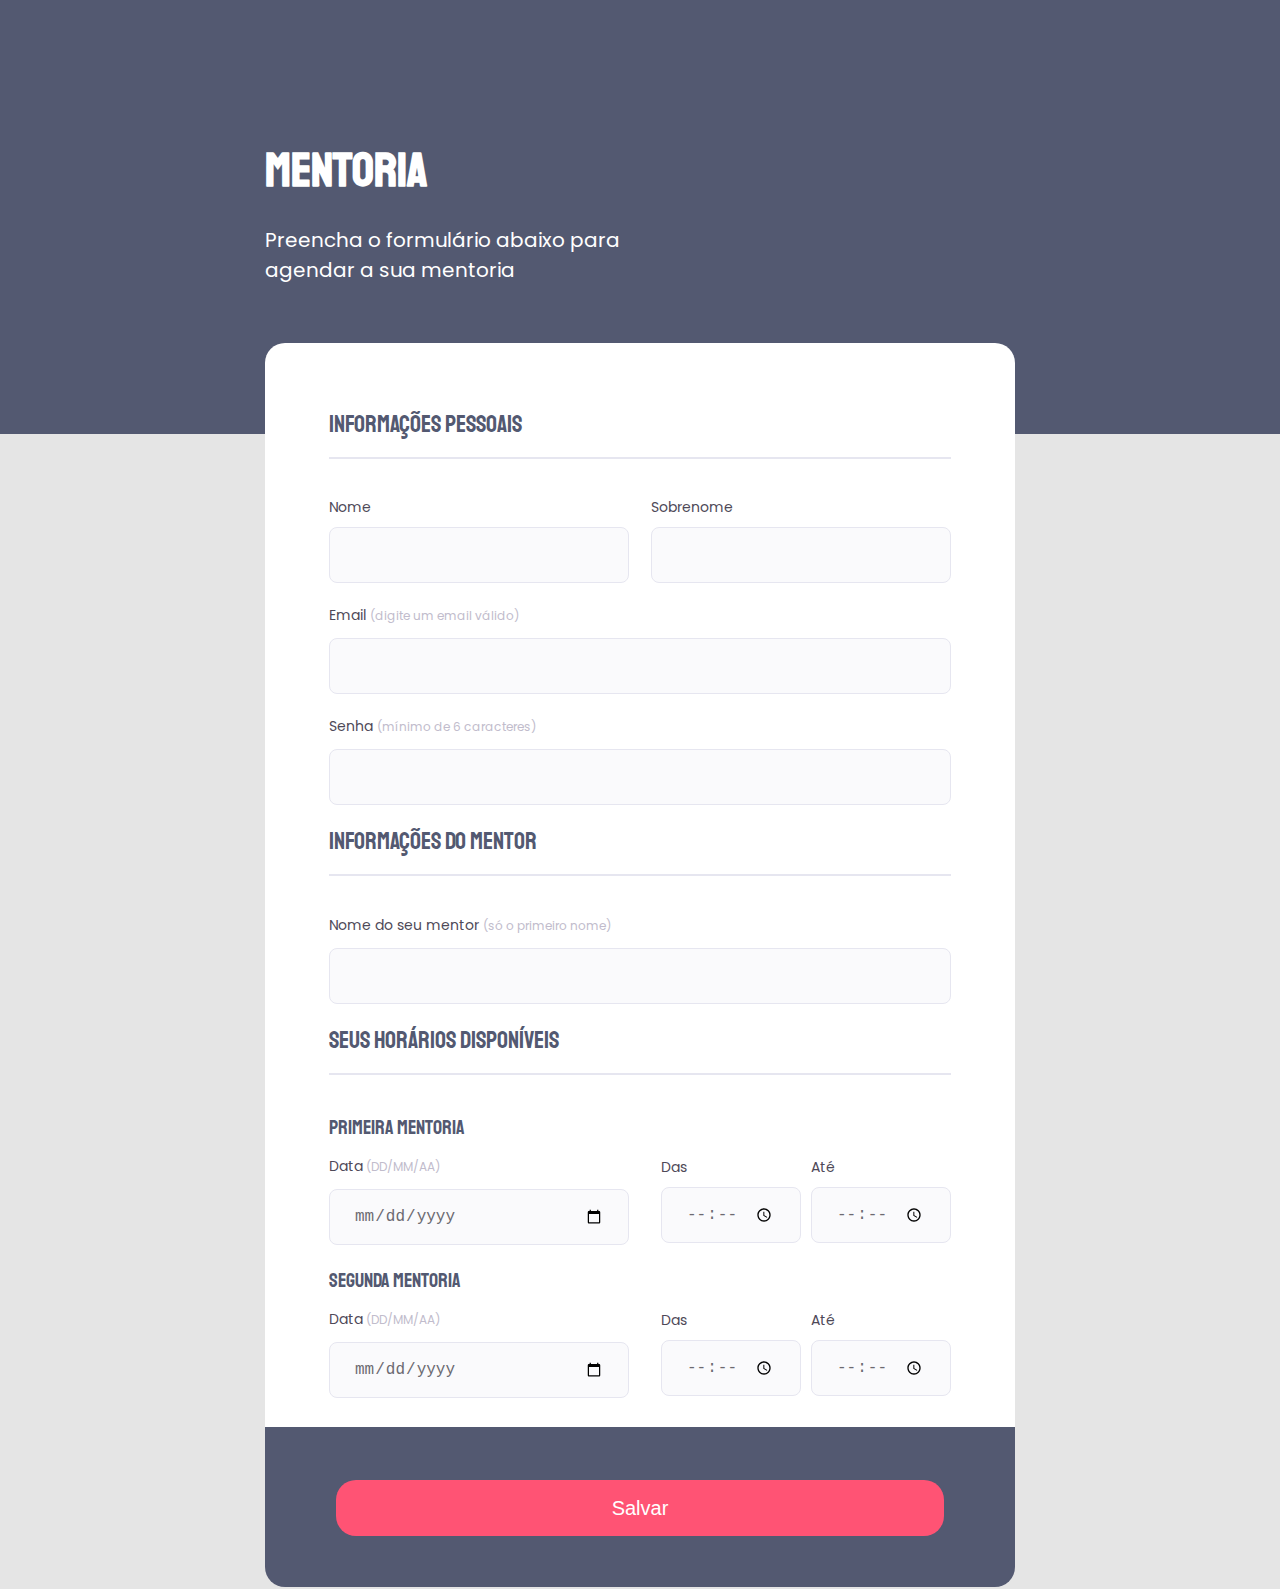
<file: criando-formulario/index.html>
<!DOCTYPE html>
<html lang="pt-br">
<head>
    <meta charset="UTF-8">
    <meta name="viewport" content="width=device-width, initial-scale=1.0">

    <link rel="preconnect" href="https://fonts.googleapis.com">
    <link rel="preconnect" href="https://fonts.gstatic.com" crossorigin>
    <link href="https://fonts.googleapis.com/css2?family=Poppins&family=Staatliches&display=swap" rel="stylesheet">

    <link rel="stylesheet" href="style.css">
    <title>Mentoria</title>
</head>
<body>
    <div class="page">
        <header>
            <h1>Mentoria</h1>
            <br>
            <p>Preencha o formulário abaixo para agendar a sua mentoria</p>
        </header>

        <form id="my-form">
            <fieldset>
                <legend>Informações pessoais</legend>

                <div class="line"></div>

                <div class="first-last-name">
                    <div class="input-wrapper">
                        <label for="first-name">Nome</label> 
                        <input type="text" id="first-name" required>
                    </div>

                    <div class="input-wrapper">
                        <label for="last-name">Sobrenome</label> 
                        <input type="text" id="last-name" required>
                    </div>
                </div>

                <div class="input-wrapper">
                    <label for="event-email">Email <span>(digite um email válido)</span></label>
                    <input type="email" id="event-email" required>
                </div>

                <div class="input-wrapper">
                    <label for="event-password">Senha <span>(mínimo de 6 caracteres)</span></label>
                    <input type="password" id="event-password" required minlength="6">
                </div>
            </fieldset>

            <fieldset>
                <legend>Informações do Mentor</legend>

                <div class="line"></div>

                <div class="input-wrapper">
                    <label for="name-mentor">Nome do seu mentor <span>(só o primeiro nome)</span></label>
                    <input type="text" id="name-mentor" required>
                </div>
            </fieldset>

            <fieldset>
                <legend>Seus horários disponíveis</legend>

                <div class="line"></div>

                <p>Primeira mentoria</p>

                <div class="date-hour-until">
                    <div class="input-wrapper">
                        <label for="event-date">Data<span> (DD/MM/AA)</span></label>
                        <input type="date" id="event-date" required>
                    </div>

                    <div class="input-wrapper begin">
                        <label for="event-begin">Das</label>
                        <input type="time" id="event-begin" required>
                    </div>

                    <div class="input-wrapper end">
                        <label for="event-end">Até</label>
                        <input type="time" id="event-end" required>
                    </div>
                </div>

                <p>Segunda mentoria</p>

                <div class="date-hour-until">
                    <div class="input-wrapper date">
                        <label for="event-date">Data<span> (DD/MM/AA)</span></label>
                        <input type="date" id="event-date" required>
                    </div>

                    <div class="input-wrapper begin">
                        <label for="event-begin">Das</label>
                        <input type="time" id="event-begin" required>
                    </div>

                    <div class="input-wrapper end">
                        <label for="event-end">Até</label>
                        <input type="time" id="event-end" required>
                    </div>
                </div>
            </fieldset>
        </form>

        <footer>
            <button class="button" form="my-form">
                Salvar 
            </button>
        </footer>
    </div>
</body>
</html>
</file>
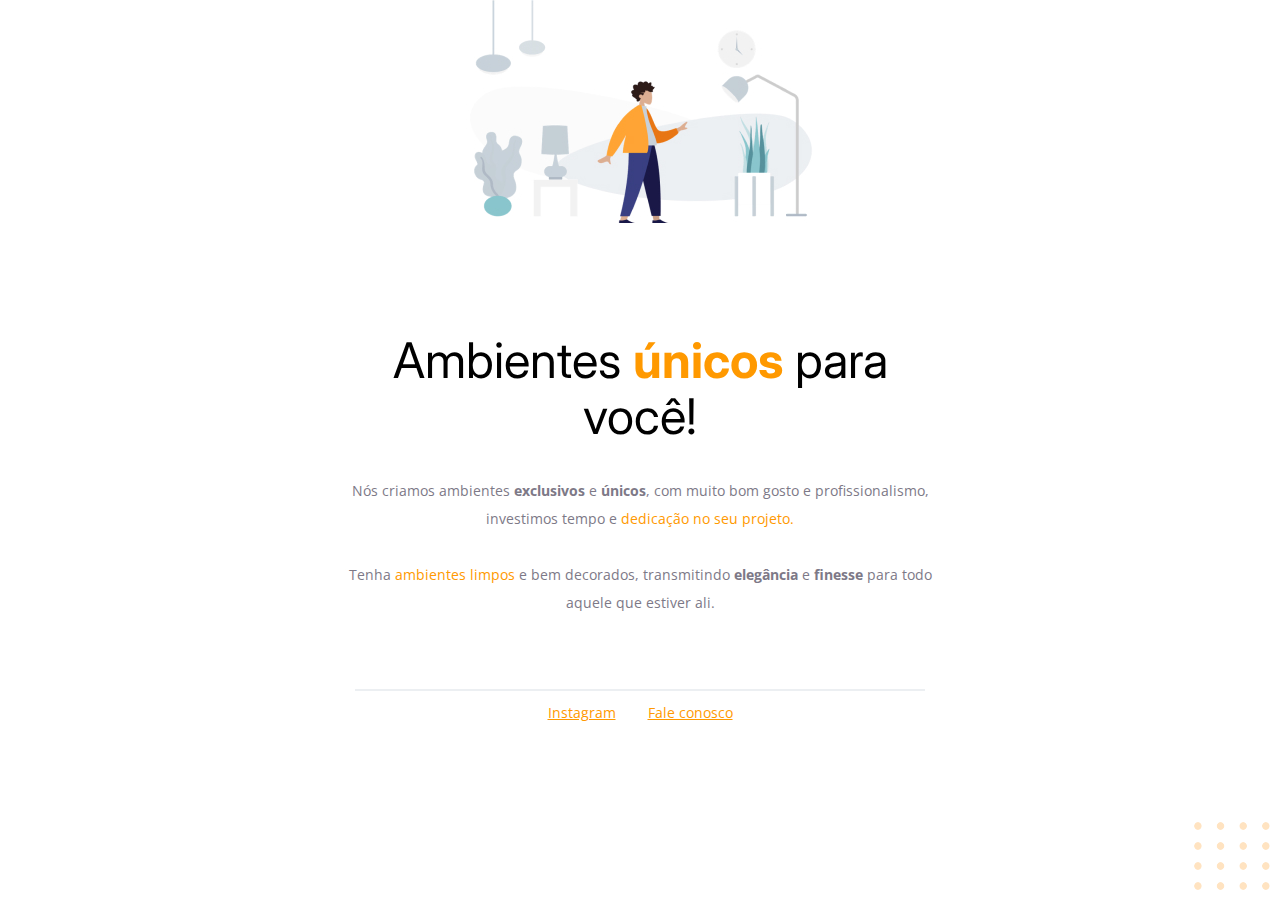
<file: desafio01/index.html>
<!-- Instrução que define o tipo do documento. -->
<!DOCTYPE html>
<html lang="pt-br">
  <!-- Tag <head> contém as instruções para a página -->
  <head>
    <link rel="preconnect" href="https://fonts.googleapis.com" />
    <link rel="preconnect" href="https://fonts.gstatic.com" crossorigin />
    <meta charset="UTF-8" />
    <meta name="viewport" content="width=device-width, initial-scale=1.0" />
    <title>Móveis customizados</title>

    <link
      href="https://fonts.googleapis.com/css2?family=Inter:wght@400;700&family=Open+Sans:wght@400;700&display=swap"
      rel="stylesheet"
    />

    <link rel="stylesheet" href="style.css" />
  </head>

  <!-- Tag <body> é o corpo do documento, onde tem as informações que serão mostradas. -->
  <body>
    <div id="hero">
      <img src="images/img1.jpg" alt="Desenho de uma pessoa vestindo uma camisa amarela em uma sala com Móveis"/>
      <h1>Ambientes <span>únicos</span> para você!</h1>
      <p>
        Nós criamos ambientes <strong>exclusivos</strong> e <strong>únicos</strong>, com muito
        bom gosto e profissionalismo, investimos tempo e
        <span>dedicação no seu projeto.</span> <br> <br>
        Tenha <span>ambientes limpos</span> e bem decorados, transmitindo
        <strong>elegância</strong> e <strong>finesse</strong>
        para todo aquele que estiver ali.
      </p>
    </div>
    <div id="footer">
      <div class="line"></div>
      
      <a target="_blank" href="https://instagram.com/moveisparavoce">Instagram</a>
      <a href="mailto:contato@moveisparavoce.com">Fale conosco</a>
    </div>
      
    <img id="balls" src="images/balls.svg" alt="Bolinhas laranjadas no canto inferior direito da tela"/>
  </body>
</html>
</file>
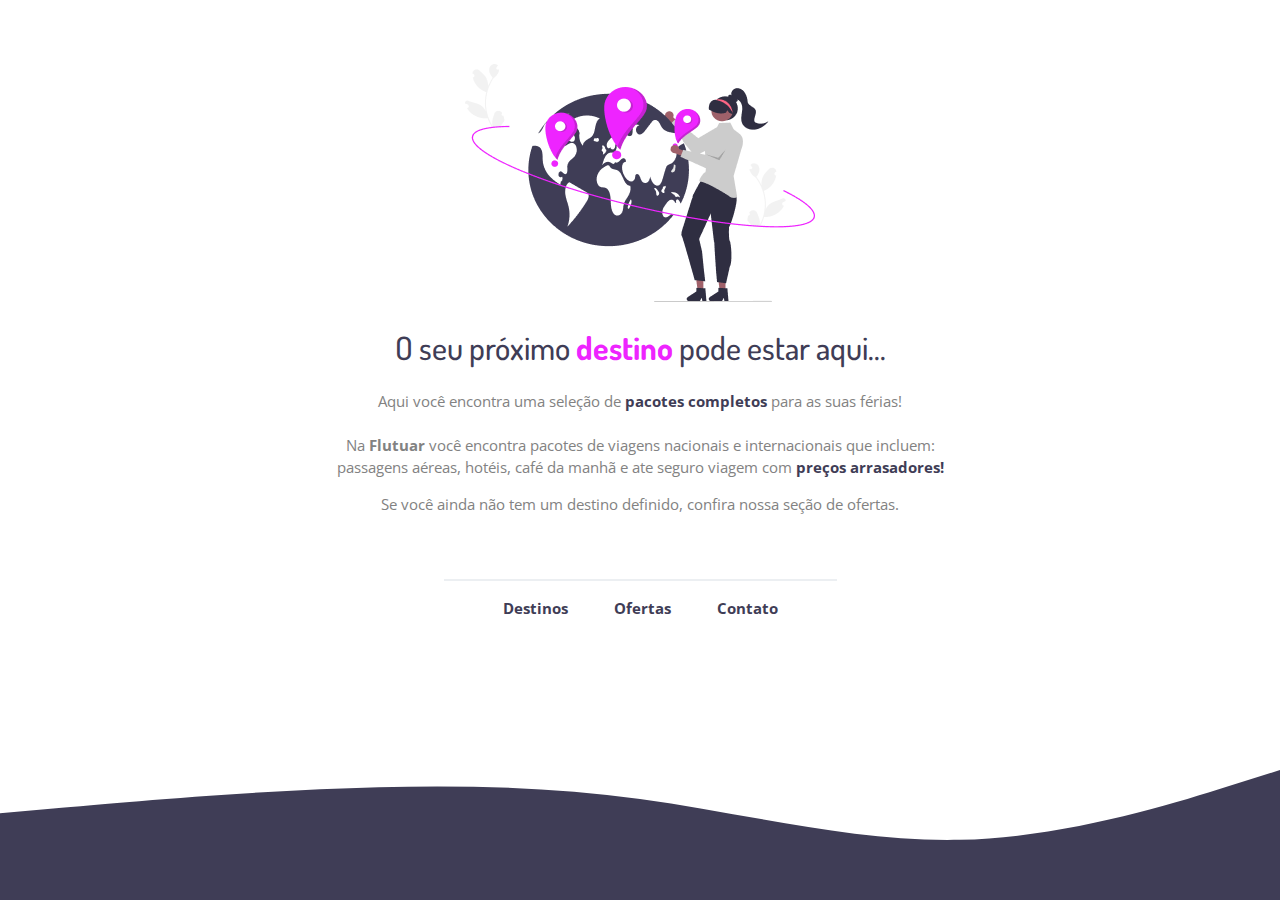
<file: desafio_extra/index.html>
<!DOCTYPE html>
<html lang="pt-br">
<head>
    <meta charset="UTF-8">
    <meta name="viewport" content="width=device-width, initial-scale=1.0">
    <title>Flutuar.com</title>

    <link rel="preconnect" href="https://fonts.googleapis.com">
    <link rel="preconnect" href="https://fonts.gstatic.com" crossorigin>
    <link href="https://fonts.googleapis.com/css2?family=Dosis:wght@500;700&family=Open+Sans:wght@400;700&display=swap" rel="stylesheet">
    <link rel="shortcut icon" href="images/favicon.svg" type="image/x-icon">
    <link rel="stylesheet" href="style.css">
</head>
<body>
    <div class="main">
        <img src="images/image.png" alt="Mulher segurando um globo">

        <h1>O seu próximo <strong>destino</strong> pode estar aqui...</h1>

        <p>Aqui você encontra uma seleção de <strong>pacotes completos</strong> para as suas férias! 
        <br><br>
        Na <span>Flutuar</span> você encontra pacotes de viagens nacionais e internacionais que incluem: passagens aéreas, hotéis, café da manhã e ate seguro viagem com <strong>preços arrasadores!</strong></p>
        <p>Se você ainda não tem um destino definido, confira nossa seção de ofertas.</p>
    </div>

    <footer>
        <div class="line"></div>
        <a href="#" target="_blank">Destinos</a>
        <a href="#" target="_blank">Ofertas</a>
        <a href="#" target="_blank">Contato</a>

        <img class="wave" src="images/wave.svg" alt="imagem de uma onda">
    </footer>
</body>
</html>
</file>
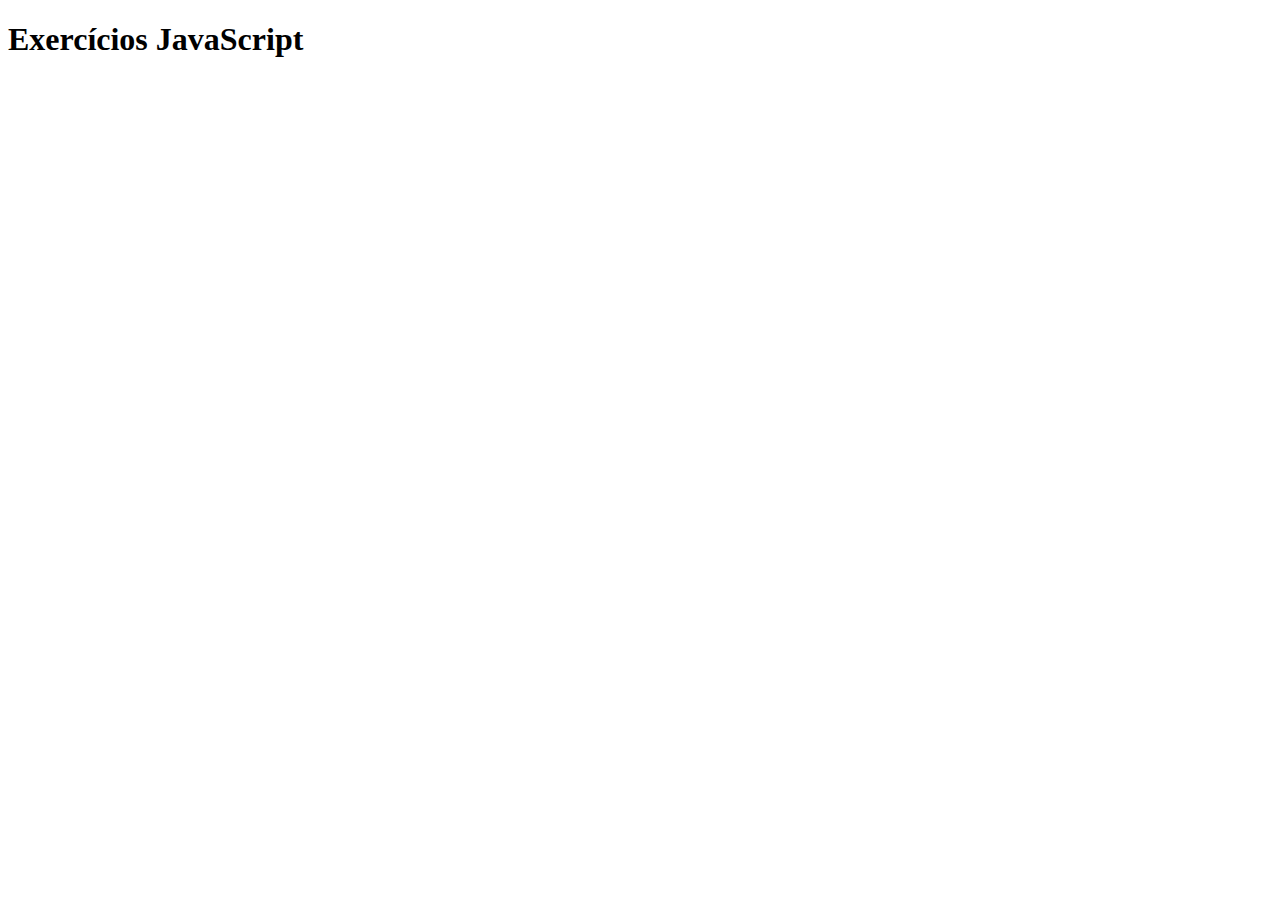
<file: desafiosJavaScript/index.html>
<!DOCTYPE html>
<html lang="pt-br">
<head>
    <meta charset="UTF-8">
    <meta name="viewport" content="width=device-width, initial-scale=1.0">
    <title>Desafios JavaScript</title>
</head>
<body>
    <h1>Exercícios JavaScript</h1>
    <script src="./main.js"></script>
</body>
</html>
</file>
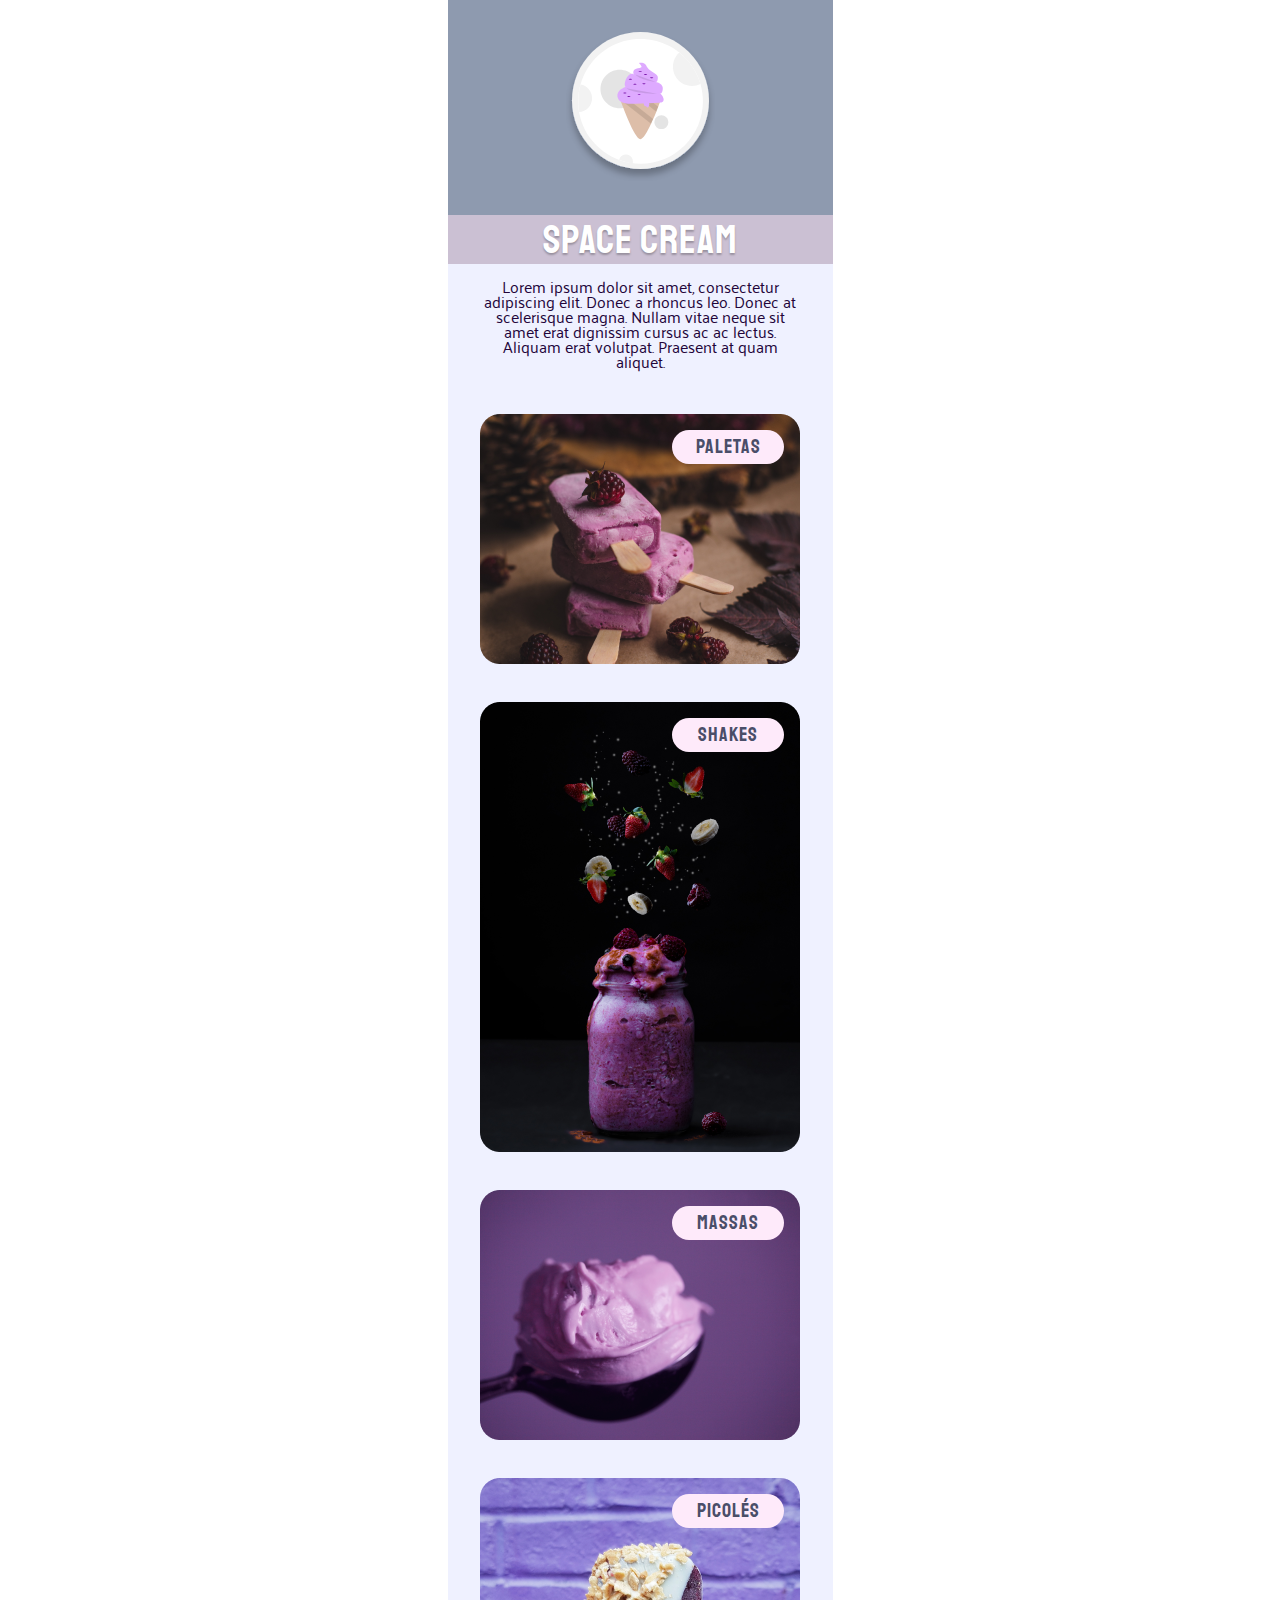
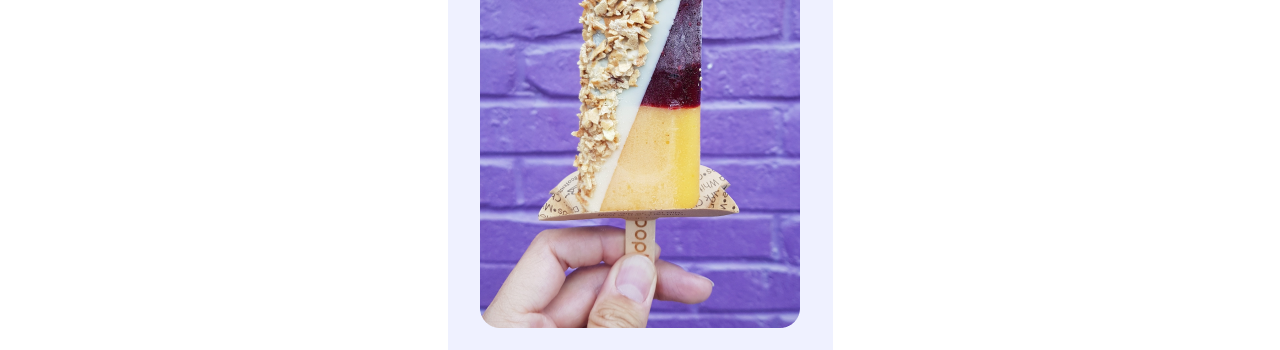
<file: spacecream-mobilefirst/index.html>
<!DOCTYPE html>
<html lang="pt-br">
<head>
    <meta charset="UTF-8">
    <meta name="viewport" content="width=device-width, initial-scale=1.0">

    <link rel="preconnect" href="https://fonts.googleapis.com">
    <link rel="preconnect" href="https://fonts.gstatic.com" crossorigin>
    <link href="https://fonts.googleapis.com/css2?family=Palanquin&family=Staatliches&display=swap" rel="stylesheet">

    <link rel="stylesheet" href="style.css">

    <title>Space Cream</title>
</head>
<body>
    <div class="page">
        <header>
            <img src="images/logo.svg" alt="Imagem de um sorvete">

            <h1>Space Cream</h1>
        </header>

        <p>
            Lorem ipsum dolor sit amet, consectetur adipiscing elit. Donec a rhoncus leo. Donec at scelerisque magna. Nullam vitae neque sit amet erat dignissim cursus ac ac lectus. Aliquam erat volutpat. Praesent at quam aliquet.
        </p>

        <main>
            

            <div class="card">
                <img src="images/sorvete1.png" alt="Imagem de 3 paletas rosas">
                <h2>Paletas</h2>
            </div>

            <div class="card">
                <img src="images/sorvete2.png" alt="Imagem de 1 shake">
                <h2>Shakes</h2>
            </div>

            <div class="card">
                <img src="images/sorvete3.png" alt="Imagem de 1 bola de sorvete">
                <h2>Massas</h2>
            </div>

            <div class="card">
                <img src="images/sorvete4.png" alt="Imagem de 1 picolé">
                <h2>Picolés</h2>
            </div>
        </main>
    </div>
</body>
</html>
</file>
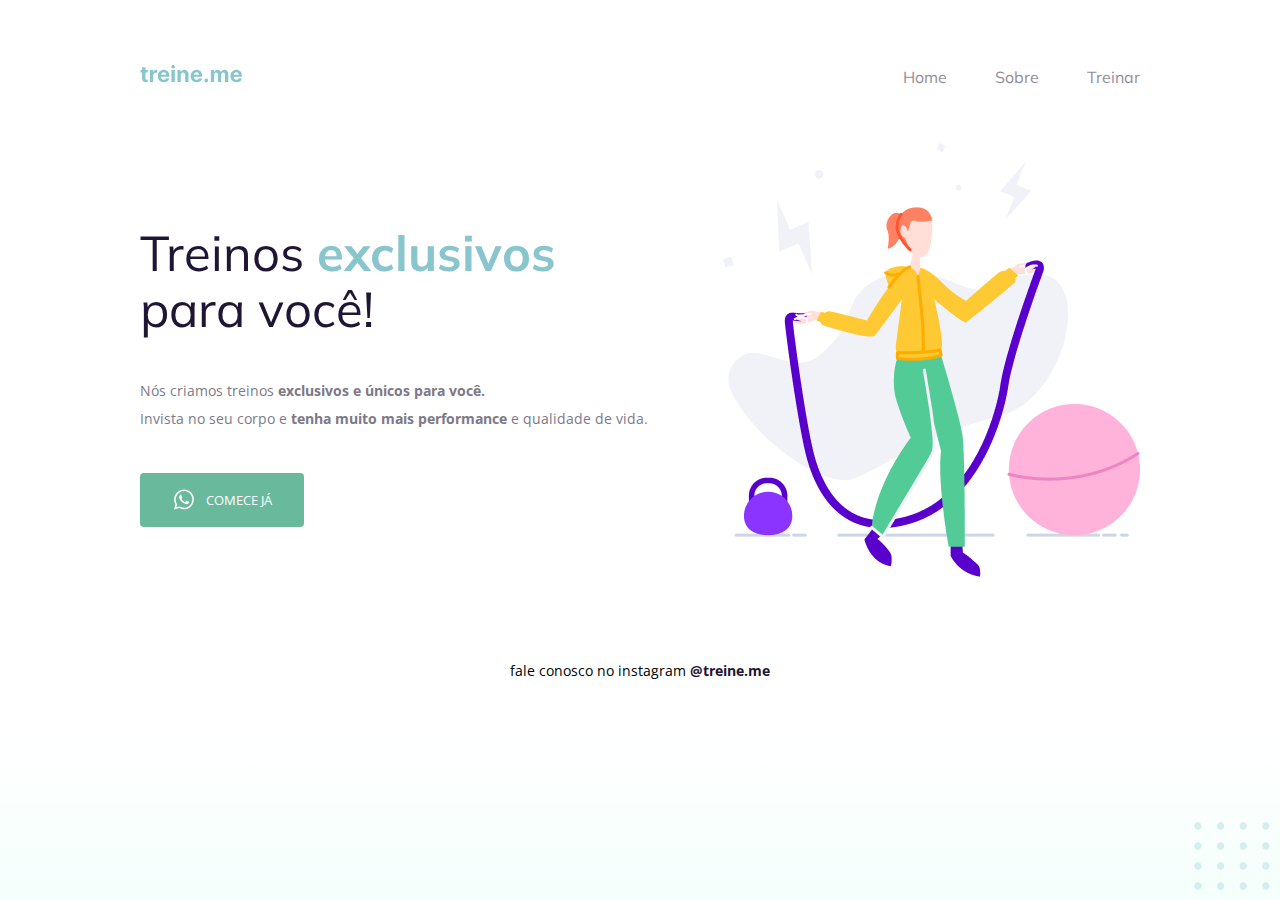
<file: desafio02/organizar-elementos/index.html>
<!DOCTYPE html>
<html lang="pt-br">
  <head>
    <link rel="preconnect" href="https://fonts.googleapis.com">
    <link rel="preconnect" href="https://fonts.gstatic.com" crossorigin>

    <meta charset="UTF-8" />
    <meta name="viewport" content="width=device-width, initial-scale=1.0" />
    <title>Treine me</title>

    <link href="https://fonts.googleapis.com/css2?family=Mulish:wght@400;700&family=Open+Sans:wght@400;700&display=swap" rel="stylesheet">

    <link rel="stylesheet" href="style.css">

  </head>
  <body>
    <div class="page">
      <nav>
          <a id="logo" href="#">
            <img src="images/logo.svg" alt="Treine.me" />
          </a>
          <ul>
            <li><a href="#">Home</a></li>
            <li><a href="#">Sobre</a></li>
            <li><a href="#">Treinar</a></li>
          </ul>
        </nav>
        
        <main>
          <section>
            <h1>Treinos <span>exclusivos</span> para você!</h1>
            
            <p>
              Nós criamos treinos <strong>exclusivos e únicos para você.</strong></br>
              Invista no seu corpo e <strong>tenha muito mais performance</strong> e qualidade de vida.
            </p>
            <button>
              <img src="images/whats.svg" alt="Ícone do whatsapp">
              Comece já   
            </button>
          </section>
          <img src="images/img.png" alt="Desenho de uma mulher pulando corta numa academia.">
      </main>

      <footer>
          fale conosco no instagram <a href="https://instagram.com/treineme" target="_blank">@treine.me</a>
      </footer>
    </div>

    <img id="balls" src="images/balls.svg" alt="Bolinhas decorativas verdes no canto inferior direito da página.">

  </body>
</html>
</file>
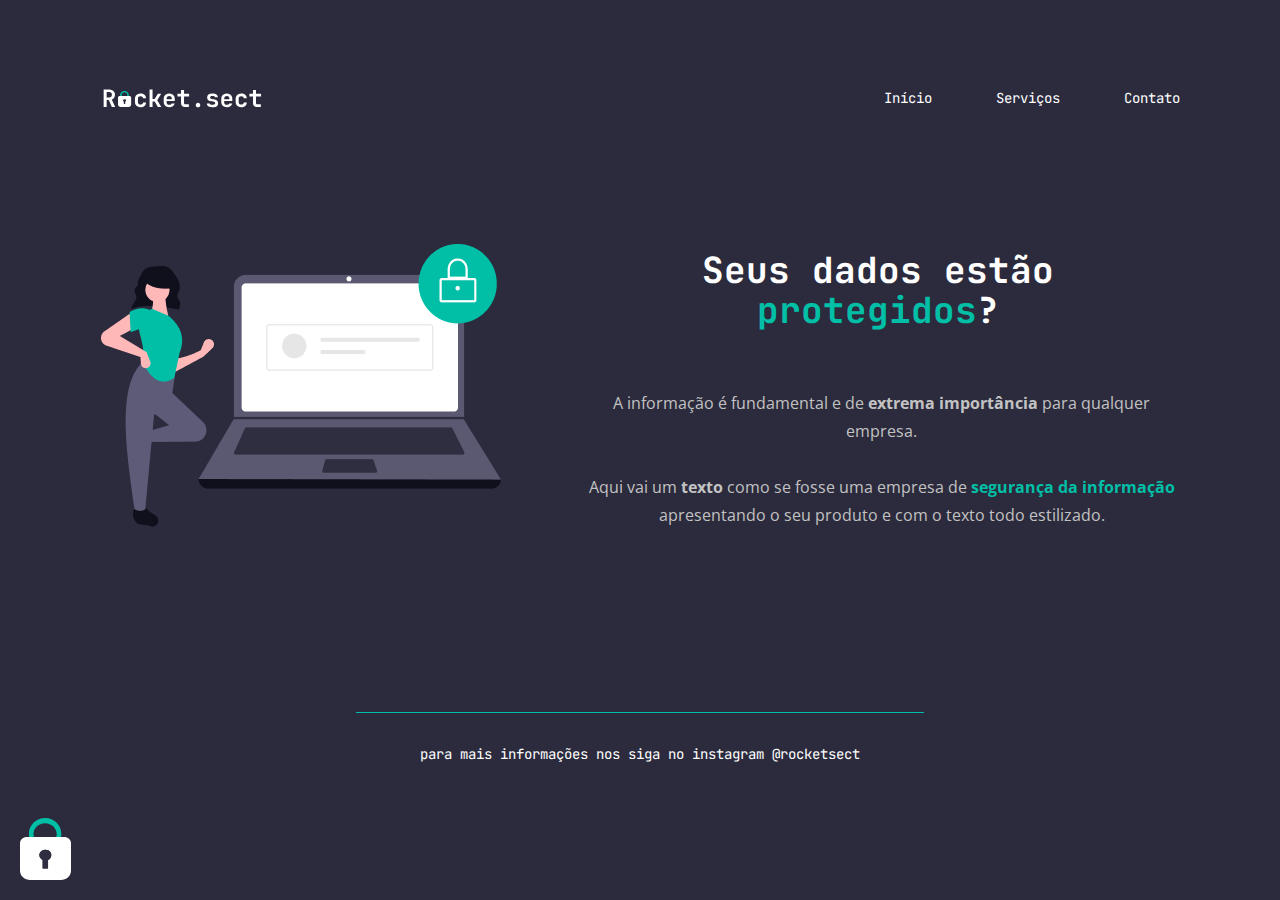
<file: desafio02/recriando-layout/index.html>
<!DOCTYPE html>
<html lang="pt-br">
<head>
    <link rel="preconnect" href="https://fonts.googleapis.com">
    <link rel="preconnect" href="https://fonts.gstatic.com" crossorigin>

    <meta charset="UTF-8">
    <meta name="viewport" content="width=device-width, initial-scale=1.0">
    <title>Rocket.sect</title>
    <link rel="stylesheet" href="style.css">

    <link href="https://fonts.googleapis.com/css2?family=JetBrains+Mono:wght@500;700&family=Open+Sans:wght@400;700&display=swap" rel="stylesheet">
</head>
<body>
    <div class="page">
        <nav>
            <a href="#">
                <img src="images/logo.svg" alt="Logo Rocket.sect">
            </a>
            <ul>
                <li><a href="#">Início</a></li>
                <li><a href="#">Serviços</a></li>
                <li><a href="#">Contato </a></li>
            </ul>
        </nav>
        <main>
            <img src="images/img1.png" alt="Imagem de um notebook com o desenho de uma mulher ao lado">
            <section>
                <h1>Seus dados estão <span>protegidos</span>?</h1> 
                <p>A informação é fundamental e de <strong>extrema importância</strong> para qualquer empresa.
                    <br><br>
                    Aqui vai um <strong>texto</strong> como se fosse uma empresa de <span>segurança da informação</span> apresentando o seu produto e com o texto todo estilizado.
                </p>
            </section>
        </main> 
        <footer>
            <div class="line"></div>
            para mais informações nos siga no instagram <a href="#">@rocketsect</a>
        </footer>
    </div>
    <img id="lock" src="images/padlock.svg" alt="Imagem de um cadeado no inferior esquerdo da página">
</body>
</html>
</file>
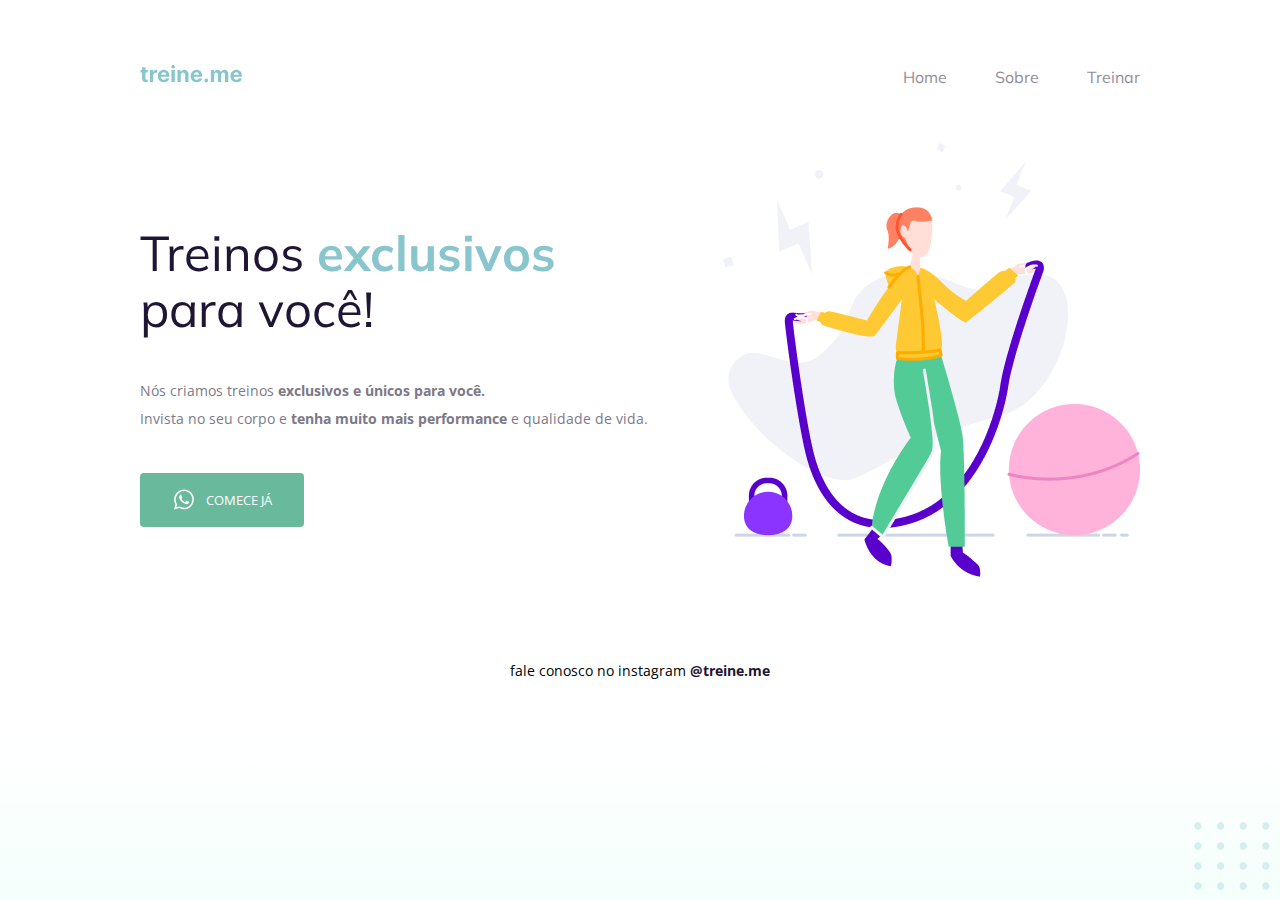
<file: desafio02/semantica-e-acessibilidade/index.html>
<!DOCTYPE html>
<html lang="pt-br">
  <head>
    <link rel="preconnect" href="https://fonts.googleapis.com">
    <link rel="preconnect" href="https://fonts.gstatic.com" crossorigin>

    <meta charset="UTF-8" />
    <meta name="viewport" content="width=device-width, initial-scale=1.0" />
    <title>Treine me</title>

    <link href="https://fonts.googleapis.com/css2?family=Mulish:wght@400;700&family=Open+Sans:wght@400;700&display=swap" rel="stylesheet">

    <link rel="stylesheet" href="style.css">

  </head>
  <body>
    <div class="page">
        <nav>
          <a id="logo" href="#">
            <img src="images/logo.svg" alt="Treine.me" />
          </a>
          <ul>
            <li><a href="#">Home</a></li>
            <li><a href="#">Sobre</a></li>
            <li><a href="#">Treinar</a></li>
          </ul>
        </nav>
    
      <main>
        <section>
          <h1>Treinos <span>exclusivos</span> para você!</h1>

          <p>
            Nós criamos treinos <strong>exclusivos e únicos para você.</strong></br>
            Invista no seu corpo e <strong>tenha muito mais performance</strong> e qualidade de vida.
          </p>

          <button>
              <img src="images/whats.svg" alt="Ícone do whatsapp">
              Comece já
          </button>
        </section>

        <img src="images/img.png" alt="Desenho de uma mulher pulando corta numa academia.">
      </main>
      <footer>
          fale conosco no instagram <a href="https://instagram.com/treineme" target="_blank">@treine.me</a>
      </footer>
    </div>

    <img id="balls" src="images/balls.svg" alt="Bolinhas decorativas verdes no canto inferior direito da página.">

  </body>
</html>
</file>
<file: criando-formulario/style.css>
*{
    margin: 0;
    padding: 0;
    box-sizing: border-box;
}

body{
    background: #e5e5e5;

    font-family: 'Poppins', sans-serif;
}  

header{
    color: #ffffff;
}

header h1{
    font-size: 48px;
    line-height: 60px;
}

header p{
    font-family: 'Poppins', sans-serif;
    font-size: 20px;
    line-height: 30px;
}

legend, h1, p, footer{
    font-family: 'Staatliches', cursive;
}

body::before{
    content: '';

    position: absolute;
    width: 100%;
    height: 436px;
    left: 0px;
    top: -2px;

    z-index: -1;

    background: #535971;
}

.page{
    width: 750px;
    margin: 0 auto;
}

header{
    width: 400px;

    margin-top: 140px;
}

form{
    width: 750px;
    height: 1084px;
    border-radius: 20px 20px 0px 0px;

    margin-top: 58px;

    padding: 64px;

    background: #ffffff;
}

fieldset{
    border: none;
}

legend{
    margin-bottom: 16px;

    color: #535971;

    font-size: 24px;
    line-height: 34px;
}

.line{
    border: 1px solid #E6E6F0;

    margin-bottom: 36px;
}

.input-wrapper{
    display: flex;
    flex-direction: column;
}

.first-last-name{
    display: flex;
    gap: 22px;
}

.input-wrapper label{
    margin-bottom: 8px;

    font-size: 14px;
    line-height: 24px;

    color: #4E4958;
}

.input-wrapper label span{
    font-size: 12px;
    line-height: 28px;
    color: #C1BCCC;
}

.input-wrapper label span:hover{
    color: #7b7980;
}

.input-wrapper input{
    margin-bottom: 19px;

    background: #FAFAFC;

    border: 1px solid #E6E6F0;
    border-radius: 8px;

    width: 622px;
    height: 56px;

    padding: 0 24px;

    font-size: 16px;
    line-height: 26px;

    color: #6c6a71;
}

.first-last-name input{
    width: 300px;
    gap: 22px;
}

fieldset p{
    font-size: 20px;
    line-height: 34px;

    margin-bottom: 8px;

    color: #535971;
}

.begin{
    margin: 0 10px 0 32px;
}

.date-hour-until{
    display: flex;
    align-items: center;
}

.date-hour-until input{
    width: 300px;
}

.begin input{
    width: 140px;
}

.end input{
    width: 140px;
}

footer{
    width: 750px;
    height: 160px;
    
    background: #535971;

    border-radius: 0px 0px 20px 20px;
}

footer button{
    width: 608px;
    height: 56px; 

    margin: 53px 71px;

    border: none;

    padding: 15px 40px;

    background: #FF5374;
    border-radius: 20px;

    color: #ffffff;

    font-size: 20px;
    line-height: 26px;
}

footer button:hover{
    cursor: pointer;
    background: #f24e6f;
}
</file>
<file: desafio01/style.css>
body {
  font-family: "Open Sans", sans-serif;
  text-align: center;
  margin: 0;
}

#hero {
    width: 592px;
    margin: 0 auto 72px;
}

#hero img{
  margin: 0 auto 72px;
}

h1 {
  font-family: "Inter", sans-serif;
  font-size: 49px;
  line-height: 56px;
  font-weight: normal;
  margin-bottom: 32px;
}

h1 span {
  font-weight: bold;
  color: rgba(255, 153, 0, 1);

}

span, a {
  color: #ff9900;
}

p, #footer {
  color: #7d7987;
  font-size: 14px;
  line-height: 28px;
}

#footer{
  text-align: center;
  margin: 0 auto;
}

#footer a + a {
    margin-left: 28px;
}

.line {
    width: 568px;
    height: 0;
    margin: 0 auto 8px;
    border: 1px solid #ECEFF2;
}

#balls {
    position: fixed;
    bottom: 0;
    right: 0;
}
</file>
<file: desafio_extra/style.css>
body{
    margin: 0;
    padding: 0;
    text-align: center;
    font-family: 'Open Sans', sans-serif;
}

.main{
    width: 626px;
    margin: 64px auto;
}

h1{
    font-family: 'Dosis', sans-serif;
    font-weight: 500;
    font-size: 32px;
    line-height: 40px;
    color: #3F3D56;
}

h1 strong{
    font-weight: 700;
    color: #EE24FF;
}

p{
    font-weight: 400;
    font-size: 15px;
    line-height: 22px;
    color: #828282;
}

p strong{
    color: #3F3D56;
}

p span{
    font-weight: 700;
}

.line{
    width: 391px;
    height: 0px;
    margin: 0 auto 16px;
    border: 1px solid #ECEFF2;
}

a{
    font-weight: 700;
    font-size: 15px;
    line-height: 22px;
    color: #3F3D56;
    text-decoration: none;
}

a + a{
    margin-left: 42px;
}

.wave{
    width: 100%;
    position: fixed;
    bottom: 0;
    position: absolute;
    left: 0;
}
</file>
<file: spacecream-mobilefirst/style.css>
*{
    margin: 0;
    padding: 0;
    box-sizing: border-box;
}

:root{
    font-size: 62.5%;

    --ff-heading: 'Staatliches', cursive;
    --ff-texting: 'Palanquin', sans-serif;
    --bg-h2: #FEEAFA;
}

.page{
    max-width: 38.5rem;
    margin: 0 auto;

    background: #EFF1FF;
}

header{
    background: #8E9AAF;

    text-align: center;
}

header img{
    margin: 3.2rem auto;
}

header h1{
    background: #CBC0D3;

    font-family: var(--ff-heading);
    font-size: 4rem;
    font-weight: 400;
    line-height: 34px;

    padding: 0.8rem 0;

    letter-spacing: 0.1rem;

    color: #ffffff;
    text-shadow: 0px 2px 2px rgba(0, 0, 0, 0.25);

    height: 4.9rem;
}

p{
    width: 32rem;
    height: 7.5rem;
    
    font-family: var(--ff-texting);
    font-weight: 400;
    font-size: 1.6rem;
    line-height: 1.5rem;

    margin: 1.5rem auto 6rem ;
    text-align: center;

    color: #23053A;
}

main{
    width: 32rem;

    margin: 0 auto;

    display: flex;
    flex-direction: column;
    gap: 36px;
    align-items: center;

    padding-bottom: 2rem;
}

.card{
    position: relative;

    animation: downtop 700ms ;
}

.card h2{
    position: absolute;
    width: 11.2rem;
    right: 0;
    top: 0;

    margin: 1.6rem;

    font-family: var(--ff-heading);
    font-weight: 400;
    font-size: 2rem;
    line-height: 3.4rem;

    letter-spacing: 0.05em;
    text-align: center;

    color: #4A4E69;

    background: #FEEAFA;
    border-radius: 20px;

    animation: topdown 700ms ;
}

.card:hover{
    transform: scale(1.1);
    transition:  500ms;
}

@keyframes topdown{
    0%{
        opacity: 0;
        transform: translateY(-15px);
    }

    100%{
        opacity: 1;
        transform: translateY(0);
    }
}

@keyframes downtop{
    0%{
        opacity: 0;
        transform: translateY(15px);
    }

    100%{
        opacity: 1;
        transform: translateY(0);
    }
}
</file>
<file: desafio02/organizar-elementos/style.css>
body {
    margin: 0;
    font-family: "Open Sans", sans-serif;
  
    background: linear-gradient(180deg, rgb(227, 255, 248, 0) 82.08%, rgb(227, 255, 248, 0.38) 100%);
  
    min-height: 100vh;
  }
  
  .page {
    width: 1000px;
    margin: 0 auto;
    padding-top: 65px;
  }
  
  nav {
    display: flex;
    justify-content: space-between;
    align-items: center;
  
    margin-bottom: 55px;
  }
  
  ul {
    display: flex;
    gap: 48px;
    list-style: none;
    margin: 0;
    padding: 0;
  }
  
  a {
    color: #1f1534;
    text-decoration: none;
  }
  
  ul li a {
      opacity: 0.5;
  }
  
  ul li a:hover {
    font-weight: bold;
    opacity: 1;
  }
  
  h1, ul {
    font-family: "Mulish", sans-serif;
  }
  
  h1 {
    font-size: 49px;
    line-height: 56px;
    color: #1f1534;
  
    font-weight: normal;
  
    width: 490px;
  }

  main{
    display: flex;
    align-items: center;
    justify-content: space-between;
}
  
  h1 span {
    color: #89c5cc;
    font-weight: bold;
  }
  
  section p {
    font-size: 14px;
    line-height: 28px;
    color: #7d7987;
  
    margin: 40px 0;
  }
  
  button {
    color: white;
    text-transform: uppercase;
    font-family: "Open Sans", sans-serif;
  
    background: #69B99D;
    border: 0;
  
    display: flex;
    justify-content: center;
    align-items: center;
    gap: 10px;
    padding: 14px 32px 15px;
  
    border-radius: 4px;
  
    cursor: pointer;
  }
  
  button:hover {
      background: #4EA788;
  }
  
  footer {
    font-size: 14px;
    line-height: 28px;
  
    text-align: center;
  
    margin-top: 80px;
  }
  
  footer a {
    font-weight: bold;
  }
  
  #balls {
      position: fixed;
      bottom: 0;
      right: 0;
  }
</file>
<file: desafio02/recriando-layout/style.css>
body{
    color: white;
    margin: 0 auto;
    background: rgb(44, 43, 61);
}

.page{
    width: 1080px;
    margin: 0 auto;
}

nav{
    margin: 70px auto 100px;
    display: flex;
    justify-content: space-between;
    align-items: center;
}

nav ul{
    display: flex;
    gap: 64px;
    list-style: none;
    font-size: 14px;
    line-height: 28px;
    font-family: 'JetBrains Mono', monospace;
    font-weight: medium;

}

a{
    color: rgba(255, 255, 255, 1);
    text-decoration: none;
}

main {
    display: flex;
    align-items: center;
    justify-content: space-between;
}

h1{
    margin-left: 74px;
    text-align: center;
    font-size: 36px;
    line-height: 40px;
    margin-bottom: 59px;
    font-family: 'JetBrains Mono', monospace;
    font-weight: bold;

}

span{
    color: rgb(0, 191, 166);
}

p{
    color: rgb(194, 194, 194);
    margin-left: 82px;
    font-style: Mixed;
    font-size: 16px;
    line-height: 28px;
    text-align: Center;
    font-family: 'Open Sans', sans-serif;
    font-weight: normal;
}

p span{
    font-family: 'Open Sans', sans-serif;
    font-weight: bold;
}

.line{
    width: 568px;
    margin: auto;
    margin-bottom: 27px;
    border-top: 1px solid;
    color: rgb(0, 191, 166);
}

footer{
    text-align: center;
    margin: 167px auto 20px;
    font-size: 14px;
    line-height: 28px;
    font-family: 'JetBrains Mono', monospace;
    font-weight: medium;
    
}

#lock{
    position: fixed;
    left: 20px;
    bottom: 20px;
}
</file>
<file: desafio02/semantica-e-acessibilidade/style.css>
body {
  margin: 0;

  font-family: "Open Sans", sans-serif;

  background: linear-gradient(180deg, rgb(227, 255, 248, 0) 82.08%, rgb(227, 255, 248, 0.38) 100%);

  min-height: 100vh;
}

.page {
  width: 1000px;
  margin: 0 auto;
  padding-top: 65px;
}

nav{
  display: flex;
  justify-content: space-between;
  align-items: center;

  margin-bottom: 55px;
}

ul {
  display: flex;
  gap: 48px;
  list-style: none;
  margin: 0;
  padding: 0;
}

a {
  color: #1f1534;
  text-decoration: none;
}

ul li a {
    opacity: 0.5;
}

ul li a:hover {
  font-weight: bold;
  opacity: 1;
}

ul, h1 {
  font-family: "Mulish", sans-serif;
}

main {
  display: flex;
  align-items: center;
  justify-content: space-between;
}

h1 {
  font-size: 49px;
  line-height: 56px;
  color: #1f1534;

  font-weight: normal;

  width: 490px;
}

h1 span {
  color: #89c5cc;
  font-weight: bold;
}

p {
  font-size: 14px;
  line-height: 28px;
  color: #7d7987;

  margin: 40px 0;
}

button {
  color: white;
  text-transform: uppercase;
  font-family: "Open Sans", sans-serif;

  background: #69B99D;
  border: 0;
  padding: 14px 32px 15px;

  display: flex;
  align-items: center;
  justify-content: center;
  gap: 10px;

  border-radius: 4px;

  cursor: pointer;
}

footer {
  font-size: 14px;
  line-height: 28px;

  text-align: center;

  margin-top: 80px;
}

footer a {
  font-weight: bold;
}

#balls {
    position: fixed;
    bottom: 0;
    right: 0;
}
</file>
